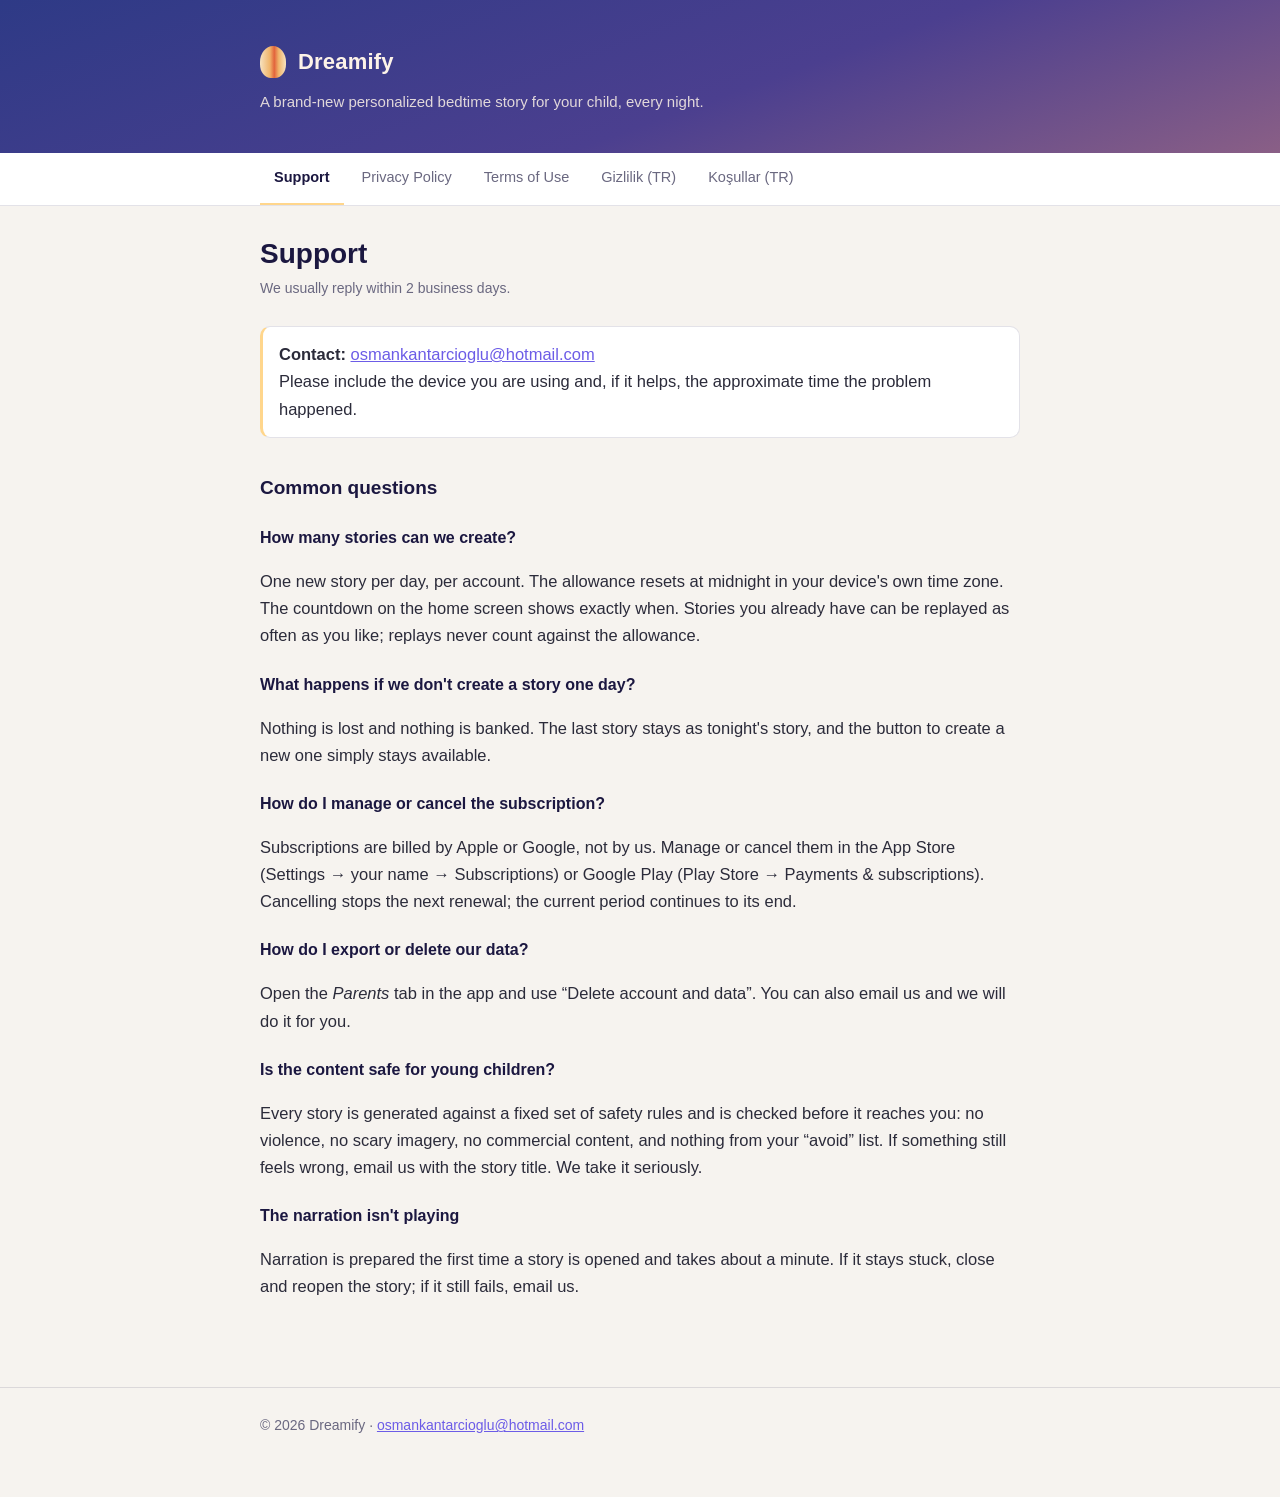
<file: index.html>
<!doctype html>
<html lang="en">
<head>
<meta charset="utf-8">
<meta name="viewport" content="width=device-width, initial-scale=1">
<title>Dreamify Support</title>
<link rel="stylesheet" href="style.css">
</head>
<body>
<header class="hero">
  <div class="wrap">
    <div class="brand"><span class="balloon"></span> Dreamify</div>
    <p>A brand-new personalized bedtime story for your child, every night.</p>
  </div>
</header>

<nav class="tabs"><div class="wrap">
  <a href="index.html" aria-current="page">Support</a>
  <a href="https://dreamifystories.com/privacy/">Privacy Policy</a>
  <a href="https://dreamifystories.com/terms/">Terms of Use</a>
  <a href="privacy-tr.html">Gizlilik (TR)</a>
  <a href="terms-tr.html">Koşullar (TR)</a>
</div></nav>

<main><div class="wrap">
  <h1>Support</h1>
  <p class="updated">We usually reply within 2 business days.</p>

  <div class="callout">
    <strong>Contact:</strong> <a href="mailto:osmankantarcioglu@hotmail.com">osmankantarcioglu@hotmail.com</a><br>
    Please include the device you are using and, if it helps, the approximate time the problem happened.
  </div>

  <h2>Common questions</h2>

  <h3>How many stories can we create?</h3>
  <p>One new story per day, per account. The allowance resets at midnight in your device's own time zone. The countdown on the home screen shows exactly when. Stories you already have can be replayed as often as you like; replays never count against the allowance.</p>

  <h3>What happens if we don't create a story one day?</h3>
  <p>Nothing is lost and nothing is banked. The last story stays as tonight's story, and the button to create a new one simply stays available.</p>

  <h3>How do I manage or cancel the subscription?</h3>
  <p>Subscriptions are billed by Apple or Google, not by us. Manage or cancel them in the App Store (Settings → your name → Subscriptions) or Google Play (Play Store → Payments &amp; subscriptions). Cancelling stops the next renewal; the current period continues to its end.</p>

  <h3>How do I export or delete our data?</h3>
  <p>Open the <em>Parents</em> tab in the app and use “Delete account and data”. You can also email us and we will do it for you.</p>

  <h3>Is the content safe for young children?</h3>
  <p>Every story is generated against a fixed set of safety rules and is checked before it reaches you: no violence, no scary imagery, no commercial content, and nothing from your “avoid” list. If something still feels wrong, email us with the story title. We take it seriously.</p>

  <h3>The narration isn't playing</h3>
  <p>Narration is prepared the first time a story is opened and takes about a minute. If it stays stuck, close and reopen the story; if it still fails, email us.</p>
</div></main>

<footer><div class="wrap">
  © 2026 Dreamify · <a href="mailto:osmankantarcioglu@hotmail.com">osmankantarcioglu@hotmail.com</a>
</div></footer>
</body>
</html>
</file>
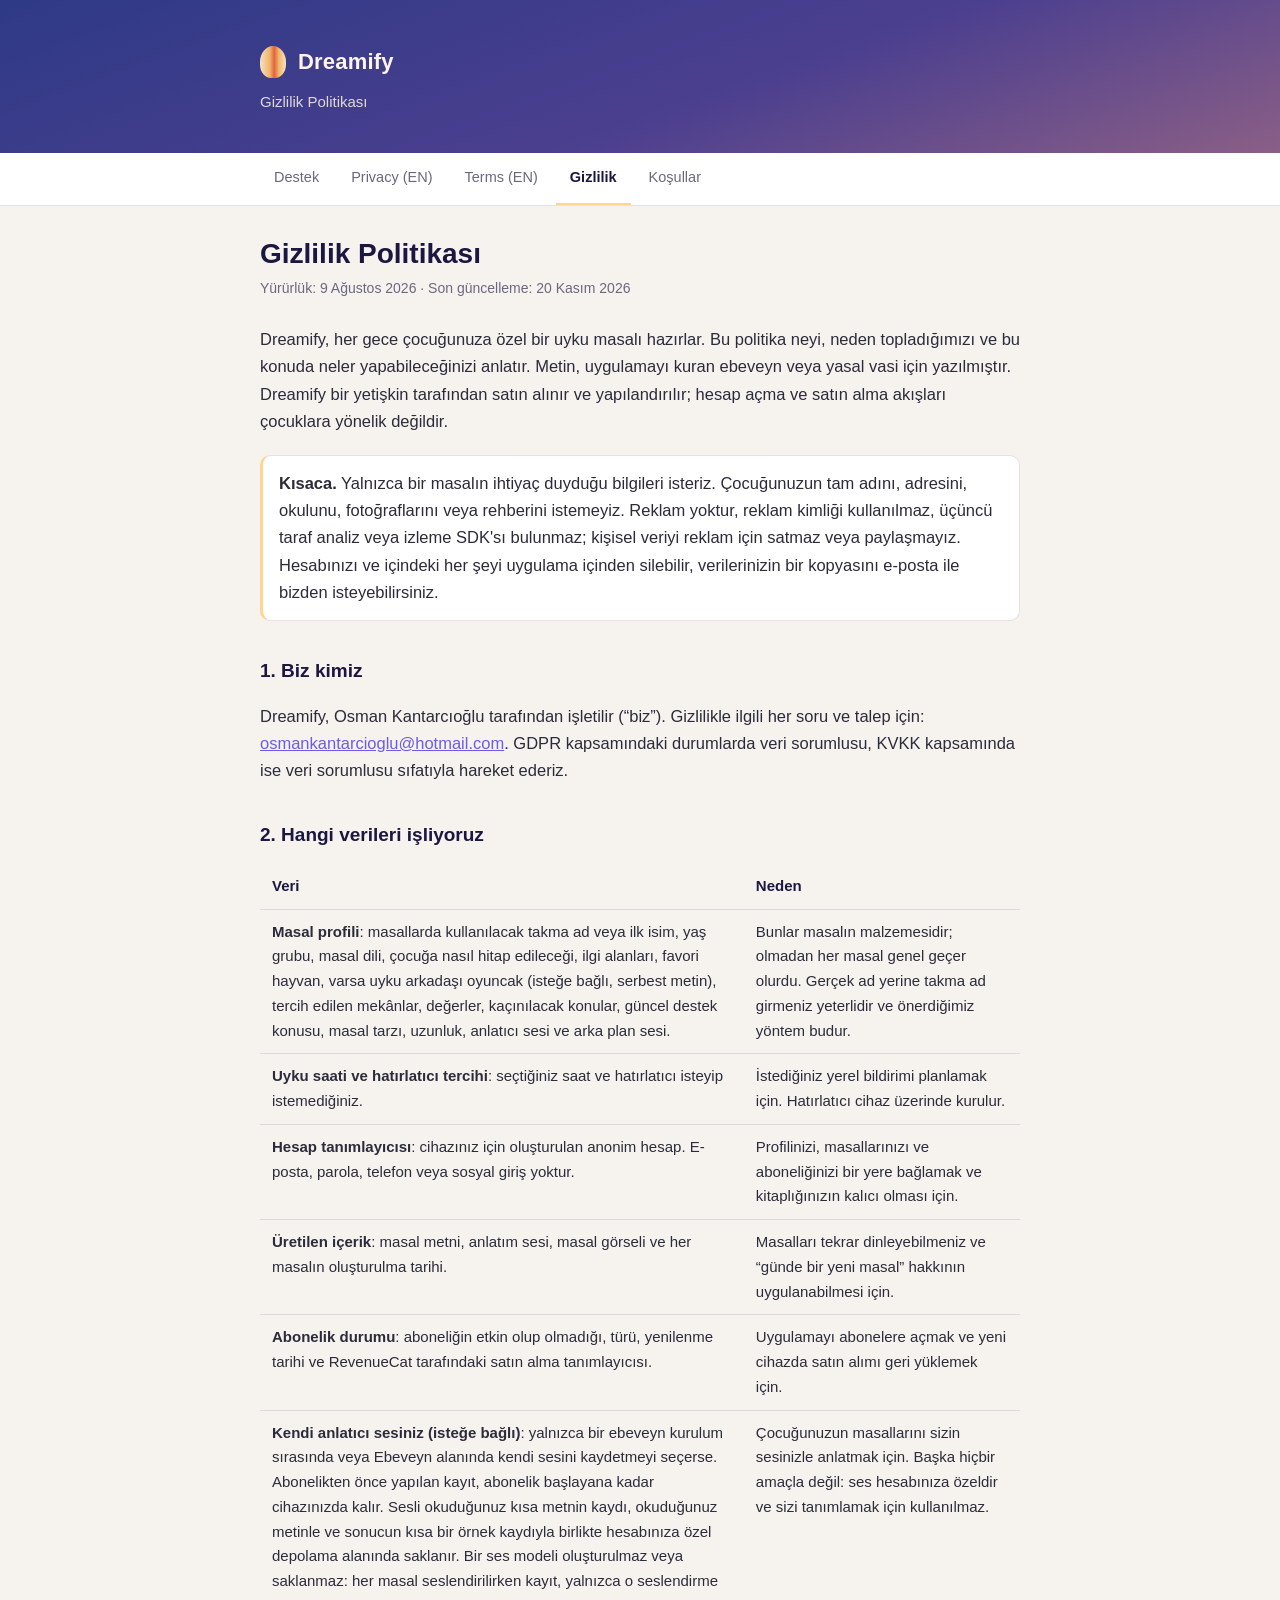
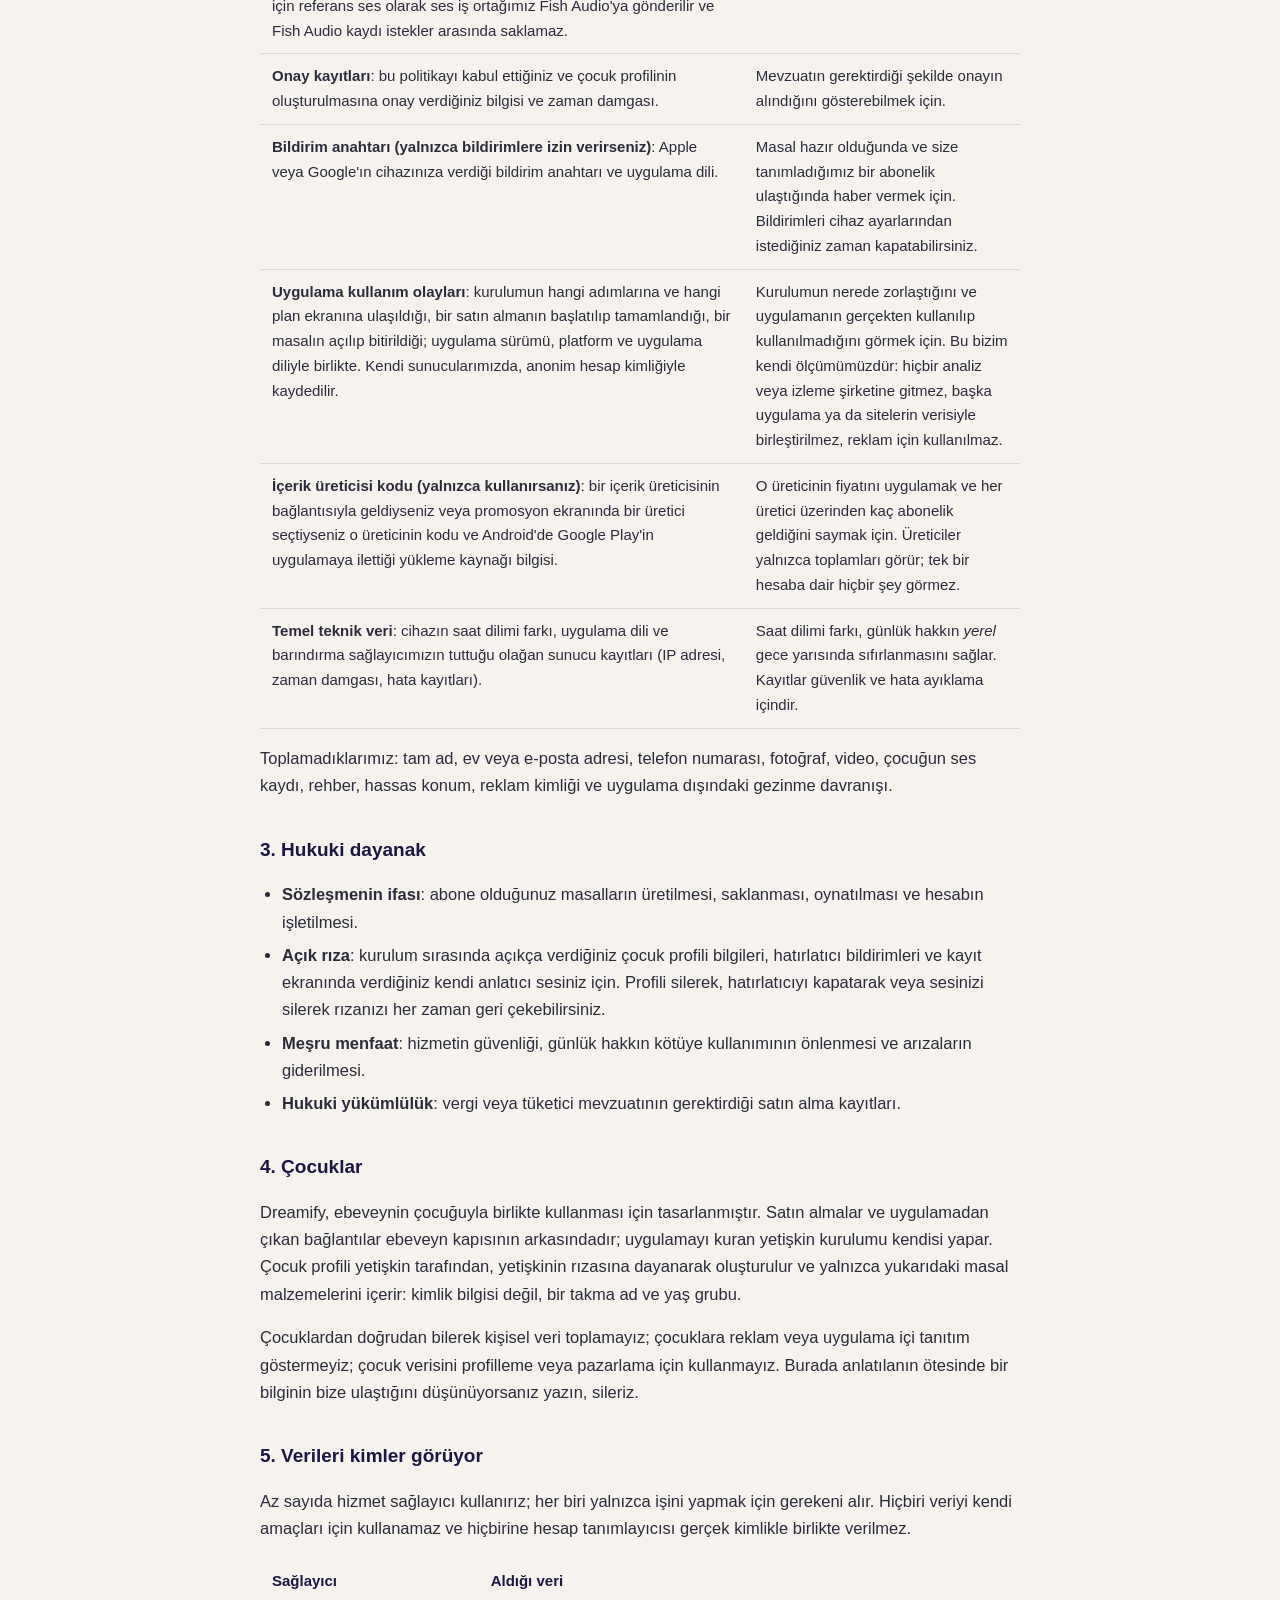
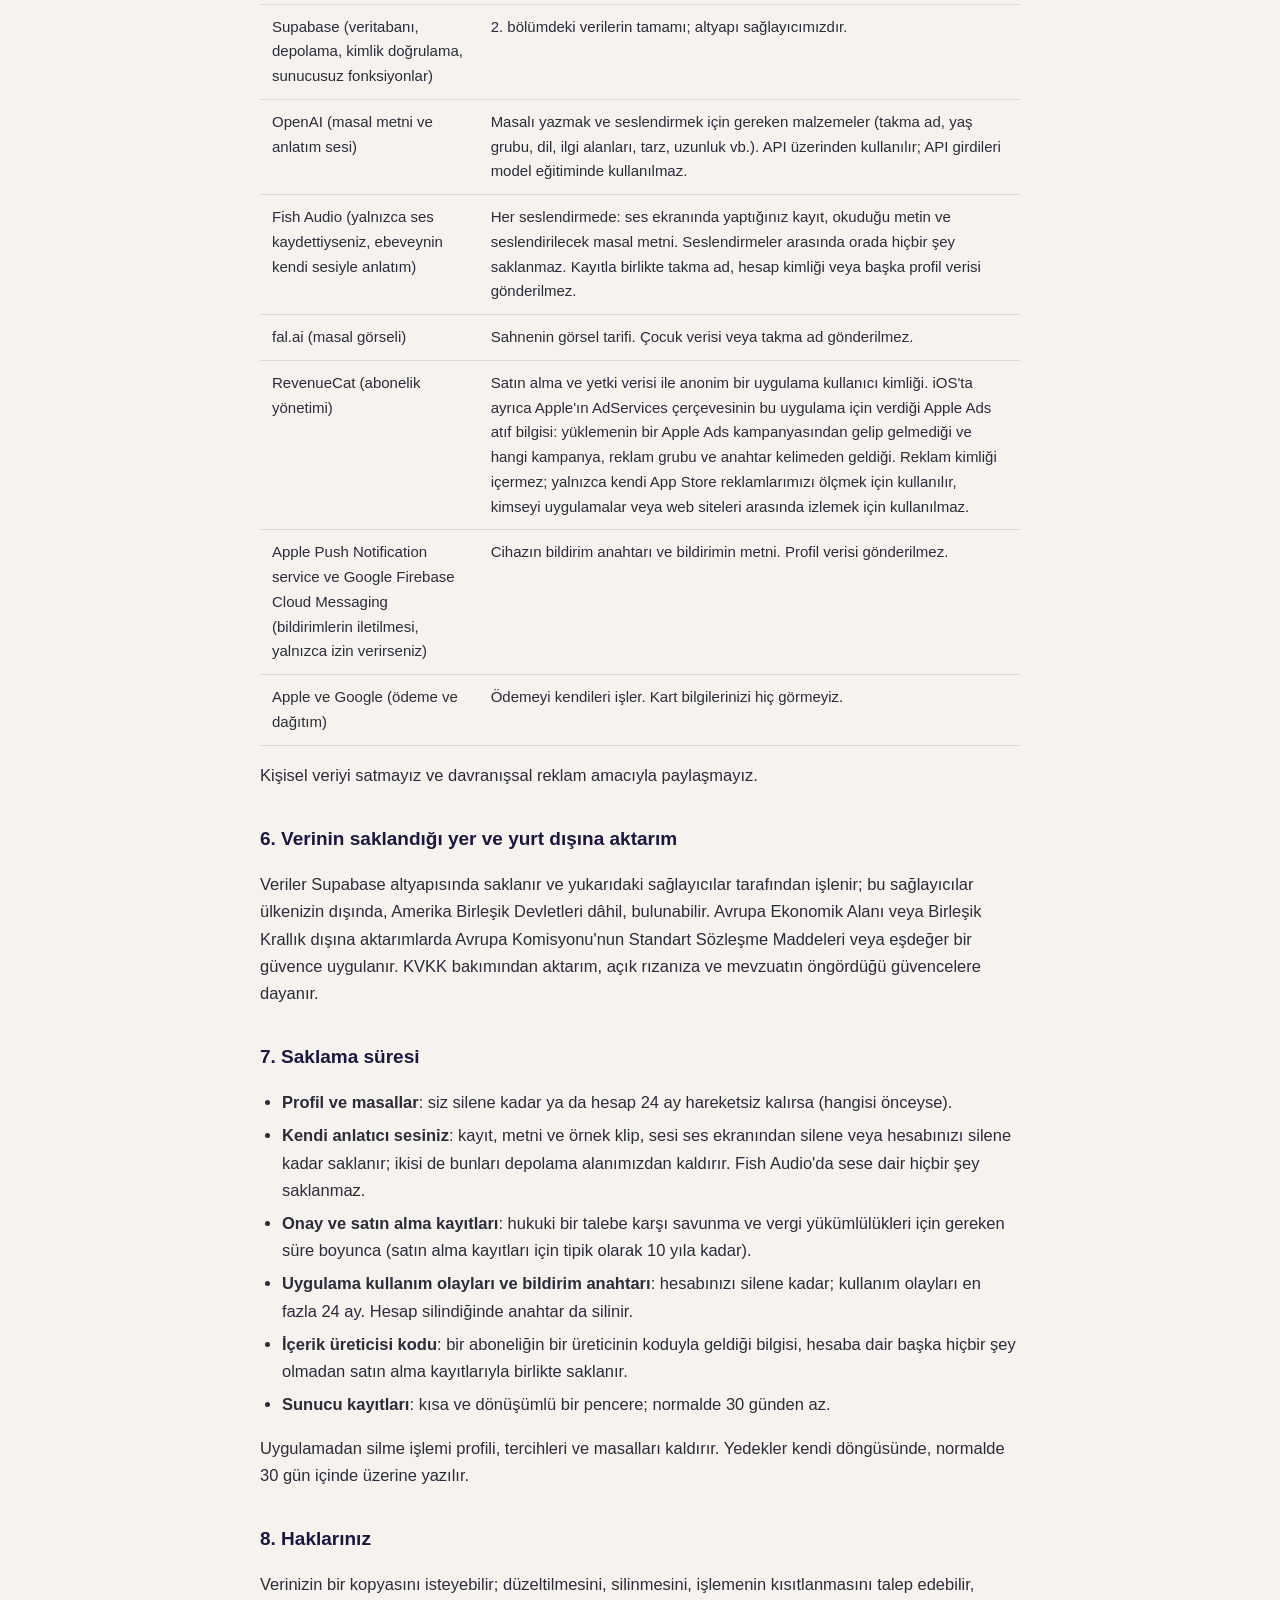
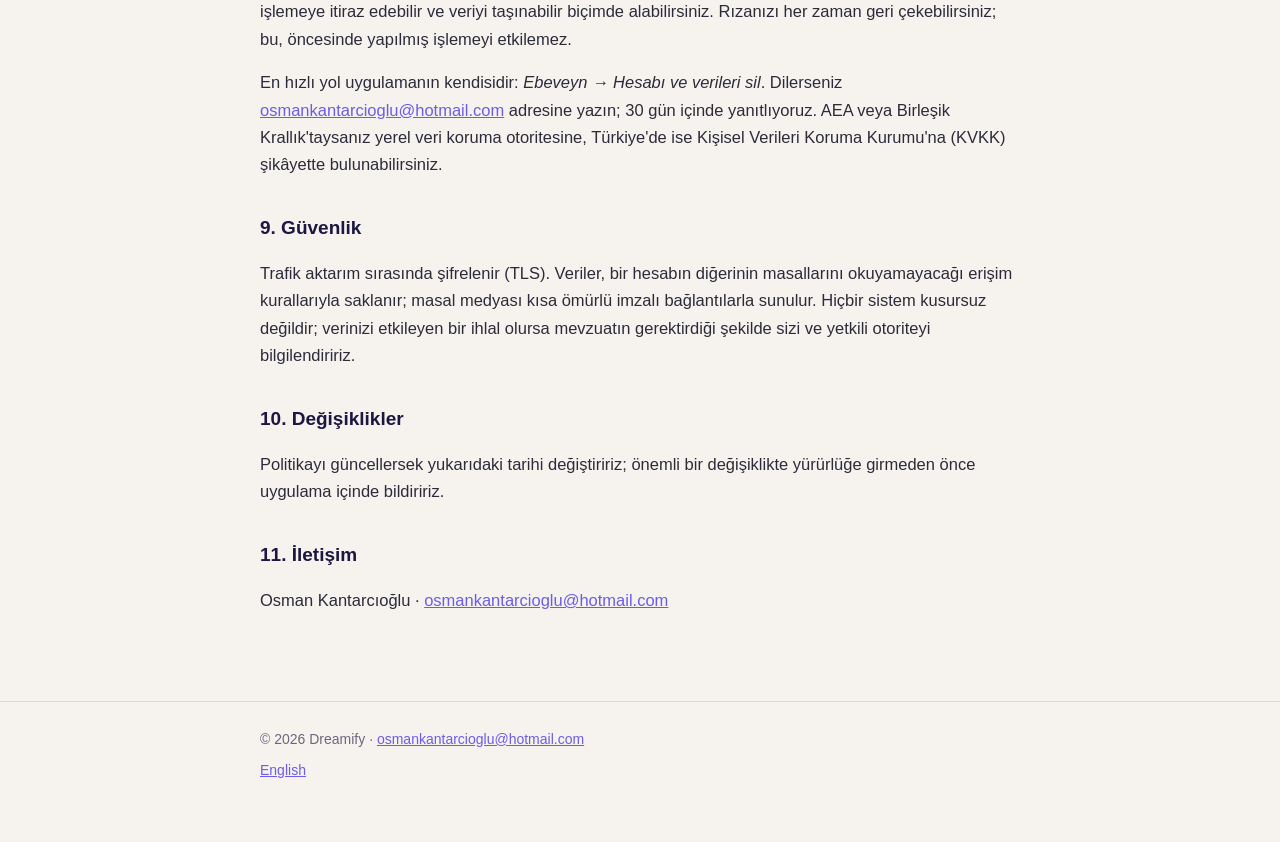
<file: privacy-tr.html>
<!doctype html>
<html lang="tr">
<head>
<meta charset="utf-8">
<meta name="viewport" content="width=device-width, initial-scale=1">
<title>Dreamify Gizlilik Politikası</title>
<link rel="stylesheet" href="style.css">
</head>
<body>
<header class="hero">
  <div class="wrap">
    <div class="brand"><span class="balloon"></span> Dreamify</div>
    <p>Gizlilik Politikası</p>
  </div>
</header>

<nav class="tabs"><div class="wrap">
  <a href="index.html">Destek</a>
  <a href="https://dreamifystories.com/privacy/">Privacy (EN)</a>
  <a href="https://dreamifystories.com/terms/">Terms (EN)</a>
  <a href="privacy-tr.html" aria-current="page">Gizlilik</a>
  <a href="terms-tr.html">Koşullar</a>
</div></nav>

<main><div class="wrap">
  <h1>Gizlilik Politikası</h1>
  <p class="updated">Yürürlük: 9 Ağustos 2026 · Son güncelleme: 20 Kasım 2026</p>

  <p>Dreamify, her gece çocuğunuza özel bir uyku masalı hazırlar. Bu politika neyi, neden topladığımızı ve bu konuda neler yapabileceğinizi anlatır. Metin, uygulamayı kuran ebeveyn veya yasal vasi için yazılmıştır. Dreamify bir yetişkin tarafından satın alınır ve yapılandırılır; hesap açma ve satın alma akışları çocuklara yönelik değildir.</p>

  <div class="callout">
    <strong>Kısaca.</strong> Yalnızca bir masalın ihtiyaç duyduğu bilgileri isteriz. Çocuğunuzun tam adını, adresini, okulunu, fotoğraflarını veya rehberini istemeyiz. Reklam yoktur, reklam kimliği kullanılmaz, üçüncü taraf analiz veya izleme SDK'sı bulunmaz; kişisel veriyi reklam için satmaz veya paylaşmayız. Hesabınızı ve içindeki her şeyi uygulama içinden silebilir, verilerinizin bir kopyasını e-posta ile bizden isteyebilirsiniz.
  </div>

  <h2>1. Biz kimiz</h2>
  <p>Dreamify, Osman Kantarcıoğlu tarafından işletilir (“biz”). Gizlilikle ilgili her soru ve talep için: <a href="mailto:osmankantarcioglu@hotmail.com">osmankantarcioglu@hotmail.com</a>. GDPR kapsamındaki durumlarda veri sorumlusu, KVKK kapsamında ise veri sorumlusu sıfatıyla hareket ederiz.</p>

  <h2>2. Hangi verileri işliyoruz</h2>
  <table>
    <tr><th>Veri</th><th>Neden</th></tr>
    <tr>
      <td><strong>Masal profili</strong>: masallarda kullanılacak takma ad veya ilk isim, yaş grubu, masal dili, çocuğa nasıl hitap edileceği, ilgi alanları, favori hayvan, varsa uyku arkadaşı oyuncak (isteğe bağlı, serbest metin), tercih edilen mekânlar, değerler, kaçınılacak konular, güncel destek konusu, masal tarzı, uzunluk, anlatıcı sesi ve arka plan sesi.</td>
      <td>Bunlar masalın malzemesidir; olmadan her masal genel geçer olurdu. Gerçek ad yerine takma ad girmeniz yeterlidir ve önerdiğimiz yöntem budur.</td>
    </tr>
    <tr>
      <td><strong>Uyku saati ve hatırlatıcı tercihi</strong>: seçtiğiniz saat ve hatırlatıcı isteyip istemediğiniz.</td>
      <td>İstediğiniz yerel bildirimi planlamak için. Hatırlatıcı cihaz üzerinde kurulur.</td>
    </tr>
    <tr>
      <td><strong>Hesap tanımlayıcısı</strong>: cihazınız için oluşturulan anonim hesap. E-posta, parola, telefon veya sosyal giriş yoktur.</td>
      <td>Profilinizi, masallarınızı ve aboneliğinizi bir yere bağlamak ve kitaplığınızın kalıcı olması için.</td>
    </tr>
    <tr>
      <td><strong>Üretilen içerik</strong>: masal metni, anlatım sesi, masal görseli ve her masalın oluşturulma tarihi.</td>
      <td>Masalları tekrar dinleyebilmeniz ve “günde bir yeni masal” hakkının uygulanabilmesi için.</td>
    </tr>
    <tr>
      <td><strong>Abonelik durumu</strong>: aboneliğin etkin olup olmadığı, türü, yenilenme tarihi ve RevenueCat tarafındaki satın alma tanımlayıcısı.</td>
      <td>Uygulamayı abonelere açmak ve yeni cihazda satın alımı geri yüklemek için.</td>
    </tr>
    <tr>
      <td><strong>Kendi anlatıcı sesiniz (isteğe bağlı)</strong>: yalnızca bir ebeveyn kurulum sırasında veya Ebeveyn alanında kendi sesini kaydetmeyi seçerse. Abonelikten önce yapılan kayıt, abonelik başlayana kadar cihazınızda kalır. Sesli okuduğunuz kısa metnin kaydı, okuduğunuz metinle ve sonucun kısa bir örnek kaydıyla birlikte hesabınıza özel depolama alanında saklanır. Bir ses modeli oluşturulmaz veya saklanmaz: her masal seslendirilirken kayıt, yalnızca o seslendirme için referans ses olarak ses iş ortağımız Fish Audio'ya gönderilir ve Fish Audio kaydı istekler arasında saklamaz.</td>
      <td>Çocuğunuzun masallarını sizin sesinizle anlatmak için. Başka hiçbir amaçla değil: ses hesabınıza özeldir ve sizi tanımlamak için kullanılmaz.</td>
    </tr>
    <tr>
      <td><strong>Onay kayıtları</strong>: bu politikayı kabul ettiğiniz ve çocuk profilinin oluşturulmasına onay verdiğiniz bilgisi ve zaman damgası.</td>
      <td>Mevzuatın gerektirdiği şekilde onayın alındığını gösterebilmek için.</td>
    </tr>
    <tr>
    <td><strong>Bildirim anahtarı (yalnızca bildirimlere izin verirseniz)</strong>: Apple veya Google'ın cihazınıza verdiği bildirim anahtarı ve uygulama dili.</td>
    <td>Masal hazır olduğunda ve size tanımladığımız bir abonelik ulaştığında haber vermek için. Bildirimleri cihaz ayarlarından istediğiniz zaman kapatabilirsiniz.</td>
    </tr>
    <tr>
    <td><strong>Uygulama kullanım olayları</strong>: kurulumun hangi adımlarına ve hangi plan ekranına ulaşıldığı, bir satın almanın başlatılıp tamamlandığı, bir masalın açılıp bitirildiği; uygulama sürümü, platform ve uygulama diliyle birlikte. Kendi sunucularımızda, anonim hesap kimliğiyle kaydedilir.</td>
    <td>Kurulumun nerede zorlaştığını ve uygulamanın gerçekten kullanılıp kullanılmadığını görmek için. Bu bizim kendi ölçümümüzdür: hiçbir analiz veya izleme şirketine gitmez, başka uygulama ya da sitelerin verisiyle birleştirilmez, reklam için kullanılmaz.</td>
    </tr>
    <tr>
    <td><strong>İçerik üreticisi kodu (yalnızca kullanırsanız)</strong>: bir içerik üreticisinin bağlantısıyla geldiyseniz veya promosyon ekranında bir üretici seçtiyseniz o üreticinin kodu ve Android'de Google Play'in uygulamaya ilettiği yükleme kaynağı bilgisi.</td>
    <td>O üreticinin fiyatını uygulamak ve her üretici üzerinden kaç abonelik geldiğini saymak için. Üreticiler yalnızca toplamları görür; tek bir hesaba dair hiçbir şey görmez.</td>
    </tr>
    <tr>
      <td><strong>Temel teknik veri</strong>: cihazın saat dilimi farkı, uygulama dili ve barındırma sağlayıcımızın tuttuğu olağan sunucu kayıtları (IP adresi, zaman damgası, hata kayıtları).</td>
      <td>Saat dilimi farkı, günlük hakkın <em>yerel</em> gece yarısında sıfırlanmasını sağlar. Kayıtlar güvenlik ve hata ayıklama içindir.</td>
    </tr>
  </table>

  <p>Toplamadıklarımız: tam ad, ev veya e-posta adresi, telefon numarası, fotoğraf, video, çocuğun ses kaydı, rehber, hassas konum, reklam kimliği ve uygulama dışındaki gezinme davranışı.</p>

  <h2>3. Hukuki dayanak</h2>
  <ul>
    <li><strong>Sözleşmenin ifası</strong>: abone olduğunuz masalların üretilmesi, saklanması, oynatılması ve hesabın işletilmesi.</li>
    <li><strong>Açık rıza</strong>: kurulum sırasında açıkça verdiğiniz çocuk profili bilgileri, hatırlatıcı bildirimleri ve kayıt ekranında verdiğiniz kendi anlatıcı sesiniz için. Profili silerek, hatırlatıcıyı kapatarak veya sesinizi silerek rızanızı her zaman geri çekebilirsiniz.</li>
    <li><strong>Meşru menfaat</strong>: hizmetin güvenliği, günlük hakkın kötüye kullanımının önlenmesi ve arızaların giderilmesi.</li>
    <li><strong>Hukuki yükümlülük</strong>: vergi veya tüketici mevzuatının gerektirdiği satın alma kayıtları.</li>
  </ul>

  <h2>4. Çocuklar</h2>
  <p>Dreamify, ebeveynin çocuğuyla birlikte kullanması için tasarlanmıştır. Satın almalar ve uygulamadan çıkan bağlantılar ebeveyn kapısının arkasındadır; uygulamayı kuran yetişkin kurulumu kendisi yapar. Çocuk profili yetişkin tarafından, yetişkinin rızasına dayanarak oluşturulur ve yalnızca yukarıdaki masal malzemelerini içerir: kimlik bilgisi değil, bir takma ad ve yaş grubu.</p>
  <p>Çocuklardan doğrudan bilerek kişisel veri toplamayız; çocuklara reklam veya uygulama içi tanıtım göstermeyiz; çocuk verisini profilleme veya pazarlama için kullanmayız. Burada anlatılanın ötesinde bir bilginin bize ulaştığını düşünüyorsanız yazın, sileriz.</p>

  <h2>5. Verileri kimler görüyor</h2>
  <p>Az sayıda hizmet sağlayıcı kullanırız; her biri yalnızca işini yapmak için gerekeni alır. Hiçbiri veriyi kendi amaçları için kullanamaz ve hiçbirine hesap tanımlayıcısı gerçek kimlikle birlikte verilmez.</p>
  <table>
    <tr><th>Sağlayıcı</th><th>Aldığı veri</th></tr>
    <tr><td>Supabase (veritabanı, depolama, kimlik doğrulama, sunucusuz fonksiyonlar)</td><td>2. bölümdeki verilerin tamamı; altyapı sağlayıcımızdır.</td></tr>
    <tr><td>OpenAI (masal metni ve anlatım sesi)</td><td>Masalı yazmak ve seslendirmek için gereken malzemeler (takma ad, yaş grubu, dil, ilgi alanları, tarz, uzunluk vb.). API üzerinden kullanılır; API girdileri model eğitiminde kullanılmaz.</td></tr>
    <tr><td>Fish Audio (yalnızca ses kaydettiyseniz, ebeveynin kendi sesiyle anlatım)</td><td>Her seslendirmede: ses ekranında yaptığınız kayıt, okuduğu metin ve seslendirilecek masal metni. Seslendirmeler arasında orada hiçbir şey saklanmaz. Kayıtla birlikte takma ad, hesap kimliği veya başka profil verisi gönderilmez.</td></tr>
    <tr><td>fal.ai (masal görseli)</td><td>Sahnenin görsel tarifi. Çocuk verisi veya takma ad gönderilmez.</td></tr>
    <tr><td>RevenueCat (abonelik yönetimi)</td><td>Satın alma ve yetki verisi ile anonim bir uygulama kullanıcı kimliği. iOS'ta ayrıca Apple'ın AdServices çerçevesinin bu uygulama için verdiği Apple Ads atıf bilgisi: yüklemenin bir Apple Ads kampanyasından gelip gelmediği ve hangi kampanya, reklam grubu ve anahtar kelimeden geldiği. Reklam kimliği içermez; yalnızca kendi App Store reklamlarımızı ölçmek için kullanılır, kimseyi uygulamalar veya web siteleri arasında izlemek için kullanılmaz.</td></tr>
    <tr><td>Apple Push Notification service ve Google Firebase Cloud Messaging (bildirimlerin iletilmesi, yalnızca izin verirseniz)</td><td>Cihazın bildirim anahtarı ve bildirimin metni. Profil verisi gönderilmez.</td></tr>
    <tr><td>Apple ve Google (ödeme ve dağıtım)</td><td>Ödemeyi kendileri işler. Kart bilgilerinizi hiç görmeyiz.</td></tr>
  </table>
  <p>Kişisel veriyi satmayız ve davranışsal reklam amacıyla paylaşmayız.</p>

  <h2>6. Verinin saklandığı yer ve yurt dışına aktarım</h2>
  <p>Veriler Supabase altyapısında saklanır ve yukarıdaki sağlayıcılar tarafından işlenir; bu sağlayıcılar ülkenizin dışında, Amerika Birleşik Devletleri dâhil, bulunabilir. Avrupa Ekonomik Alanı veya Birleşik Krallık dışına aktarımlarda Avrupa Komisyonu'nun Standart Sözleşme Maddeleri veya eşdeğer bir güvence uygulanır. KVKK bakımından aktarım, açık rızanıza ve mevzuatın öngördüğü güvencelere dayanır.</p>

  <h2>7. Saklama süresi</h2>
  <ul>
    <li><strong>Profil ve masallar</strong>: siz silene kadar ya da hesap 24 ay hareketsiz kalırsa (hangisi önceyse).</li>
    <li><strong>Kendi anlatıcı sesiniz</strong>: kayıt, metni ve örnek klip, sesi ses ekranından silene veya hesabınızı silene kadar saklanır; ikisi de bunları depolama alanımızdan kaldırır. Fish Audio'da sese dair hiçbir şey saklanmaz.</li>
    <li><strong>Onay ve satın alma kayıtları</strong>: hukuki bir talebe karşı savunma ve vergi yükümlülükleri için gereken süre boyunca (satın alma kayıtları için tipik olarak 10 yıla kadar).</li>
    <li><strong>Uygulama kullanım olayları ve bildirim anahtarı</strong>: hesabınızı silene kadar; kullanım olayları en fazla 24 ay. Hesap silindiğinde anahtar da silinir.</li>
    <li><strong>İçerik üreticisi kodu</strong>: bir aboneliğin bir üreticinin koduyla geldiği bilgisi, hesaba dair başka hiçbir şey olmadan satın alma kayıtlarıyla birlikte saklanır.</li>
    <li><strong>Sunucu kayıtları</strong>: kısa ve dönüşümlü bir pencere; normalde 30 günden az.</li>
  </ul>
  <p>Uygulamadan silme işlemi profili, tercihleri ve masalları kaldırır. Yedekler kendi döngüsünde, normalde 30 gün içinde üzerine yazılır.</p>

  <h2>8. Haklarınız</h2>
  <p>Verinizin bir kopyasını isteyebilir; düzeltilmesini, silinmesini, işlemenin kısıtlanmasını talep edebilir, işlemeye itiraz edebilir ve veriyi taşınabilir biçimde alabilirsiniz. Rızanızı her zaman geri çekebilirsiniz; bu, öncesinde yapılmış işlemeyi etkilemez.</p>
  <p>En hızlı yol uygulamanın kendisidir: <em>Ebeveyn → Hesabı ve verileri sil</em>. Dilerseniz <a href="mailto:osmankantarcioglu@hotmail.com">osmankantarcioglu@hotmail.com</a> adresine yazın; 30 gün içinde yanıtlıyoruz. AEA veya Birleşik Krallık'taysanız yerel veri koruma otoritesine, Türkiye'de ise Kişisel Verileri Koruma Kurumu'na (KVKK) şikâyette bulunabilirsiniz.</p>

  <h2>9. Güvenlik</h2>
  <p>Trafik aktarım sırasında şifrelenir (TLS). Veriler, bir hesabın diğerinin masallarını okuyamayacağı erişim kurallarıyla saklanır; masal medyası kısa ömürlü imzalı bağlantılarla sunulur. Hiçbir sistem kusursuz değildir; verinizi etkileyen bir ihlal olursa mevzuatın gerektirdiği şekilde sizi ve yetkili otoriteyi bilgilendiririz.</p>

  <h2>10. Değişiklikler</h2>
  <p>Politikayı güncellersek yukarıdaki tarihi değiştiririz; önemli bir değişiklikte yürürlüğe girmeden önce uygulama içinde bildiririz.</p>

  <h2>11. İletişim</h2>
  <p>Osman Kantarcıoğlu · <a href="mailto:osmankantarcioglu@hotmail.com">osmankantarcioglu@hotmail.com</a></p>
</div></main>

<footer><div class="wrap">
  © 2026 Dreamify · <a href="mailto:osmankantarcioglu@hotmail.com">osmankantarcioglu@hotmail.com</a>
  <div class="lang"><a href="privacy.html">English</a></div>
</div></footer>
</body>
</html>
</file>
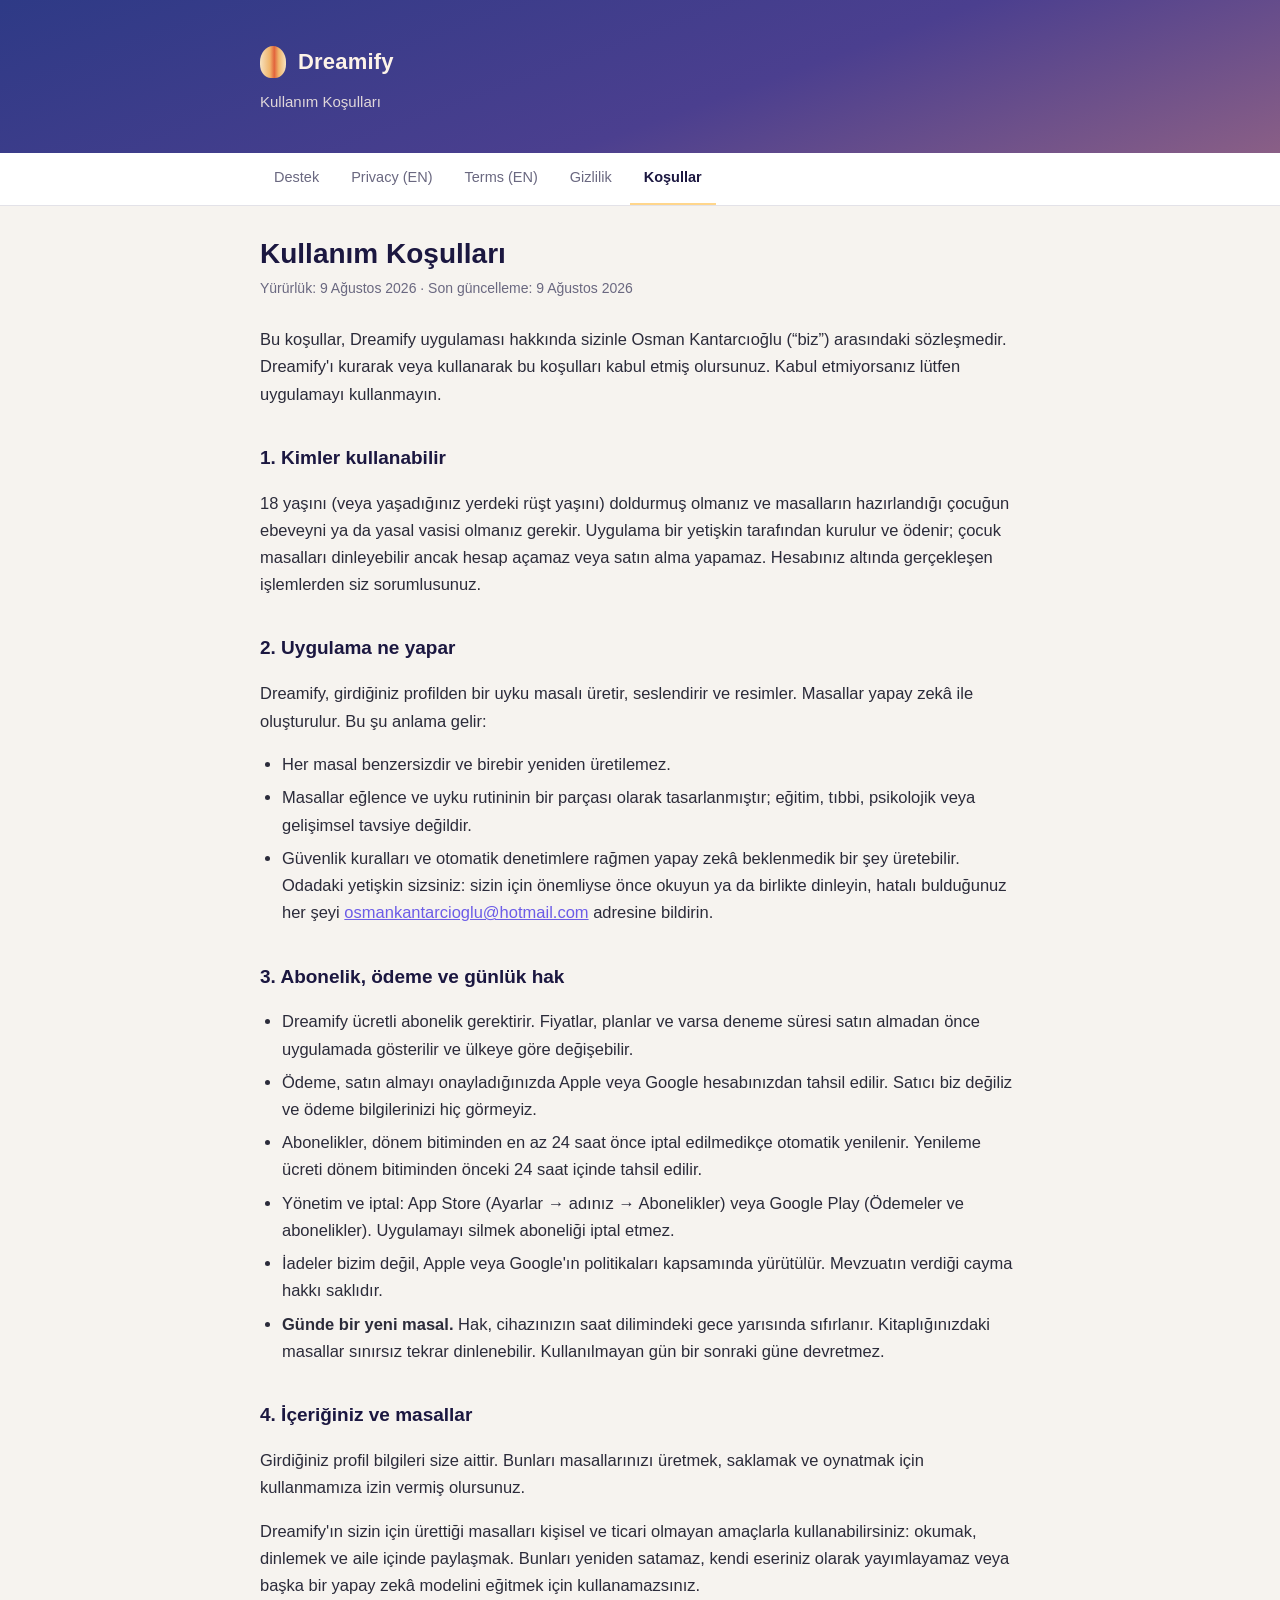
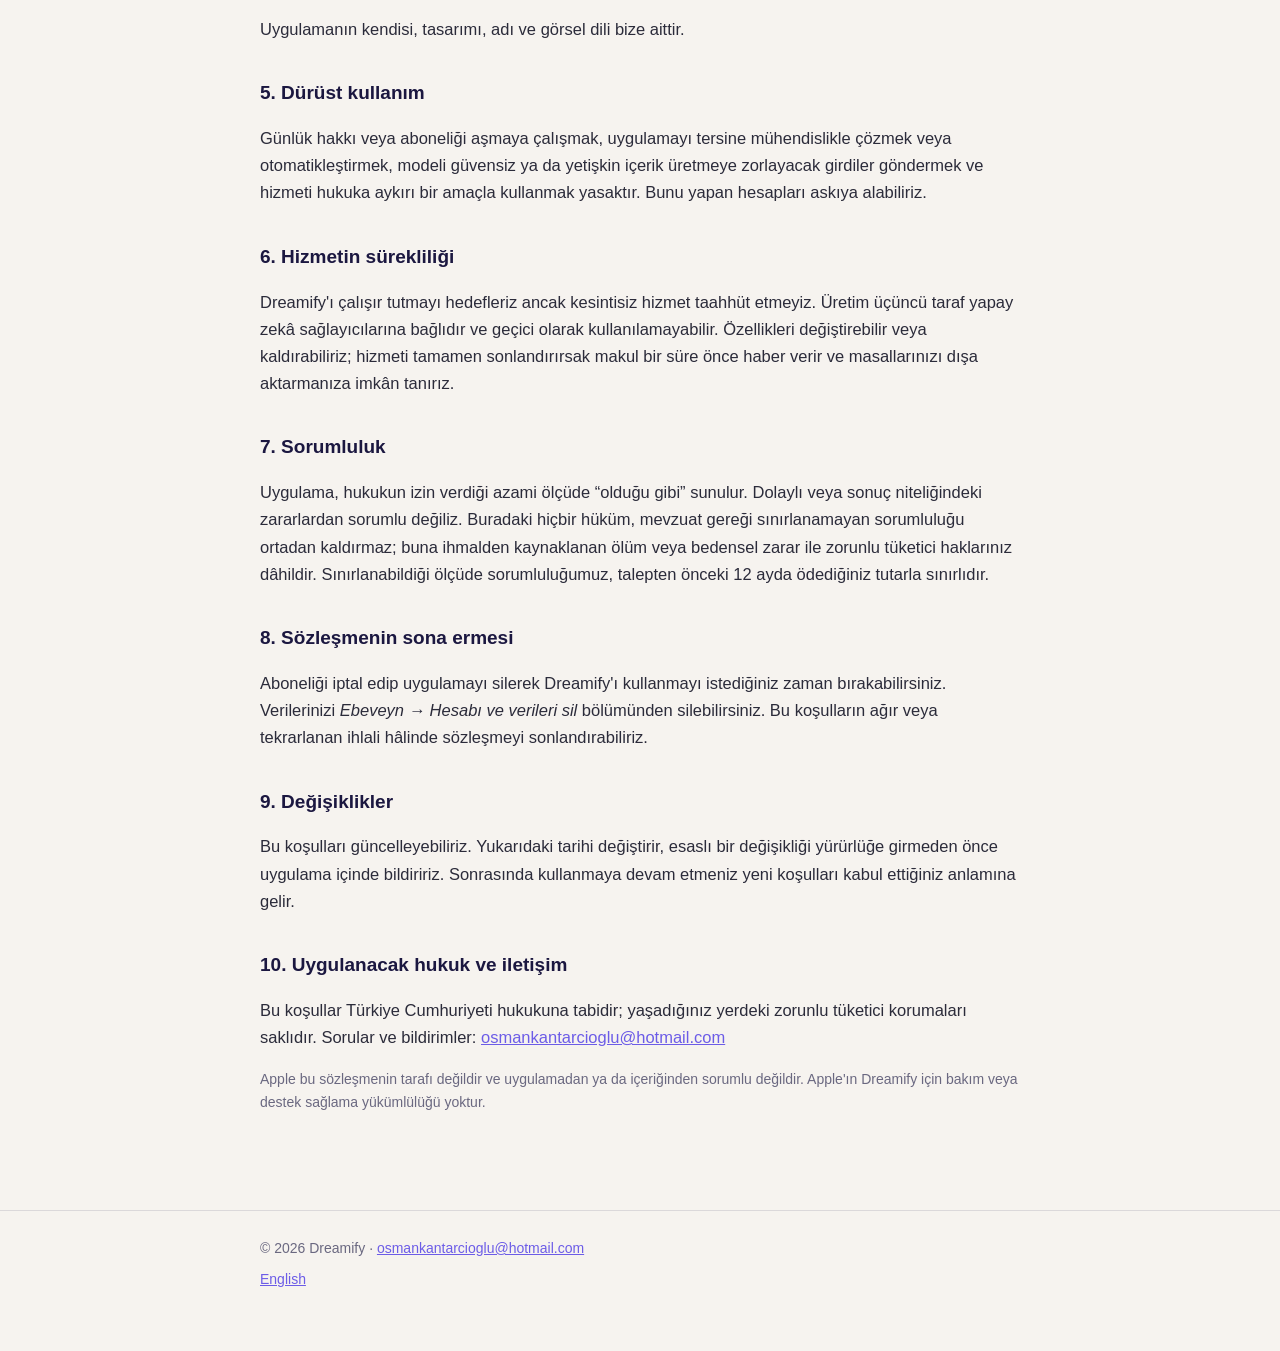
<file: terms-tr.html>
<!doctype html>
<html lang="tr">
<head>
<meta charset="utf-8">
<meta name="viewport" content="width=device-width, initial-scale=1">
<title>Dreamify Kullanım Koşulları</title>
<link rel="stylesheet" href="style.css">
</head>
<body>
<header class="hero">
  <div class="wrap">
    <div class="brand"><span class="balloon"></span> Dreamify</div>
    <p>Kullanım Koşulları</p>
  </div>
</header>

<nav class="tabs"><div class="wrap">
  <a href="index.html">Destek</a>
  <a href="https://dreamifystories.com/privacy/">Privacy (EN)</a>
  <a href="https://dreamifystories.com/terms/">Terms (EN)</a>
  <a href="privacy-tr.html">Gizlilik</a>
  <a href="terms-tr.html" aria-current="page">Koşullar</a>
</div></nav>

<main><div class="wrap">
  <h1>Kullanım Koşulları</h1>
  <p class="updated">Yürürlük: 9 Ağustos 2026 · Son güncelleme: 9 Ağustos 2026</p>

  <p>Bu koşullar, Dreamify uygulaması hakkında sizinle Osman Kantarcıoğlu (“biz”) arasındaki sözleşmedir. Dreamify'ı kurarak veya kullanarak bu koşulları kabul etmiş olursunuz. Kabul etmiyorsanız lütfen uygulamayı kullanmayın.</p>

  <h2>1. Kimler kullanabilir</h2>
  <p>18 yaşını (veya yaşadığınız yerdeki rüşt yaşını) doldurmuş olmanız ve masalların hazırlandığı çocuğun ebeveyni ya da yasal vasisi olmanız gerekir. Uygulama bir yetişkin tarafından kurulur ve ödenir; çocuk masalları dinleyebilir ancak hesap açamaz veya satın alma yapamaz. Hesabınız altında gerçekleşen işlemlerden siz sorumlusunuz.</p>

  <h2>2. Uygulama ne yapar</h2>
  <p>Dreamify, girdiğiniz profilden bir uyku masalı üretir, seslendirir ve resimler. Masallar yapay zekâ ile oluşturulur. Bu şu anlama gelir:</p>
  <ul>
    <li>Her masal benzersizdir ve birebir yeniden üretilemez.</li>
    <li>Masallar eğlence ve uyku rutininin bir parçası olarak tasarlanmıştır; eğitim, tıbbi, psikolojik veya gelişimsel tavsiye değildir.</li>
    <li>Güvenlik kuralları ve otomatik denetimlere rağmen yapay zekâ beklenmedik bir şey üretebilir. Odadaki yetişkin sizsiniz: sizin için önemliyse önce okuyun ya da birlikte dinleyin, hatalı bulduğunuz her şeyi <a href="mailto:osmankantarcioglu@hotmail.com">osmankantarcioglu@hotmail.com</a> adresine bildirin.</li>
  </ul>

  <h2>3. Abonelik, ödeme ve günlük hak</h2>
  <ul>
    <li>Dreamify ücretli abonelik gerektirir. Fiyatlar, planlar ve varsa deneme süresi satın almadan önce uygulamada gösterilir ve ülkeye göre değişebilir.</li>
    <li>Ödeme, satın almayı onayladığınızda Apple veya Google hesabınızdan tahsil edilir. Satıcı biz değiliz ve ödeme bilgilerinizi hiç görmeyiz.</li>
    <li>Abonelikler, dönem bitiminden en az 24 saat önce iptal edilmedikçe otomatik yenilenir. Yenileme ücreti dönem bitiminden önceki 24 saat içinde tahsil edilir.</li>
    <li>Yönetim ve iptal: App Store (Ayarlar → adınız → Abonelikler) veya Google Play (Ödemeler ve abonelikler). Uygulamayı silmek aboneliği iptal etmez.</li>
    <li>İadeler bizim değil, Apple veya Google'ın politikaları kapsamında yürütülür. Mevzuatın verdiği cayma hakkı saklıdır.</li>
    <li><strong>Günde bir yeni masal.</strong> Hak, cihazınızın saat dilimindeki gece yarısında sıfırlanır. Kitaplığınızdaki masallar sınırsız tekrar dinlenebilir. Kullanılmayan gün bir sonraki güne devretmez.</li>
  </ul>

  <h2>4. İçeriğiniz ve masallar</h2>
  <p>Girdiğiniz profil bilgileri size aittir. Bunları masallarınızı üretmek, saklamak ve oynatmak için kullanmamıza izin vermiş olursunuz.</p>
  <p>Dreamify'ın sizin için ürettiği masalları kişisel ve ticari olmayan amaçlarla kullanabilirsiniz: okumak, dinlemek ve aile içinde paylaşmak. Bunları yeniden satamaz, kendi eseriniz olarak yayımlayamaz veya başka bir yapay zekâ modelini eğitmek için kullanamazsınız.</p>
  <p>Uygulamanın kendisi, tasarımı, adı ve görsel dili bize aittir.</p>

  <h2>5. Dürüst kullanım</h2>
  <p>Günlük hakkı veya aboneliği aşmaya çalışmak, uygulamayı tersine mühendislikle çözmek veya otomatikleştirmek, modeli güvensiz ya da yetişkin içerik üretmeye zorlayacak girdiler göndermek ve hizmeti hukuka aykırı bir amaçla kullanmak yasaktır. Bunu yapan hesapları askıya alabiliriz.</p>

  <h2>6. Hizmetin sürekliliği</h2>
  <p>Dreamify'ı çalışır tutmayı hedefleriz ancak kesintisiz hizmet taahhüt etmeyiz. Üretim üçüncü taraf yapay zekâ sağlayıcılarına bağlıdır ve geçici olarak kullanılamayabilir. Özellikleri değiştirebilir veya kaldırabiliriz; hizmeti tamamen sonlandırırsak makul bir süre önce haber verir ve masallarınızı dışa aktarmanıza imkân tanırız.</p>

  <h2>7. Sorumluluk</h2>
  <p>Uygulama, hukukun izin verdiği azami ölçüde “olduğu gibi” sunulur. Dolaylı veya sonuç niteliğindeki zararlardan sorumlu değiliz. Buradaki hiçbir hüküm, mevzuat gereği sınırlanamayan sorumluluğu ortadan kaldırmaz; buna ihmalden kaynaklanan ölüm veya bedensel zarar ile zorunlu tüketici haklarınız dâhildir. Sınırlanabildiği ölçüde sorumluluğumuz, talepten önceki 12 ayda ödediğiniz tutarla sınırlıdır.</p>

  <h2>8. Sözleşmenin sona ermesi</h2>
  <p>Aboneliği iptal edip uygulamayı silerek Dreamify'ı kullanmayı istediğiniz zaman bırakabilirsiniz. Verilerinizi <em>Ebeveyn → Hesabı ve verileri sil</em> bölümünden silebilirsiniz. Bu koşulların ağır veya tekrarlanan ihlali hâlinde sözleşmeyi sonlandırabiliriz.</p>

  <h2>9. Değişiklikler</h2>
  <p>Bu koşulları güncelleyebiliriz. Yukarıdaki tarihi değiştirir, esaslı bir değişikliği yürürlüğe girmeden önce uygulama içinde bildiririz. Sonrasında kullanmaya devam etmeniz yeni koşulları kabul ettiğiniz anlamına gelir.</p>

  <h2>10. Uygulanacak hukuk ve iletişim</h2>
  <p>Bu koşullar Türkiye Cumhuriyeti hukukuna tabidir; yaşadığınız yerdeki zorunlu tüketici korumaları saklıdır. Sorular ve bildirimler: <a href="mailto:osmankantarcioglu@hotmail.com">osmankantarcioglu@hotmail.com</a></p>

  <p class="updated">Apple bu sözleşmenin tarafı değildir ve uygulamadan ya da içeriğinden sorumlu değildir. Apple'ın Dreamify için bakım veya destek sağlama yükümlülüğü yoktur.</p>
</div></main>

<footer><div class="wrap">
  © 2026 Dreamify · <a href="mailto:osmankantarcioglu@hotmail.com">osmankantarcioglu@hotmail.com</a>
  <div class="lang"><a href="https://dreamifystories.com/terms/">English</a></div>
</div></footer>
</body>
</html>
</file>
<file: style.css>
/* Dreamify legal pages — self-contained, no external fonts or scripts. */
:root {
  --ink: #1b1740;
  --indigo: #2e3a86;
  --cream: #fdf3e8;
  --gold: #ffd68c;
  --body: #2b2b3a;
  --muted: #6a6880;
  --line: rgba(27, 23, 64, 0.12);
  --card: #ffffff;
  --bg: #f6f3ef;
}

@media (prefers-color-scheme: dark) {
  :root {
    --body: #e8e4f2;
    --muted: #a29fb8;
    --line: rgba(253, 243, 232, 0.16);
    --card: #1a1636;
    --bg: #100d26;
    --ink: #fdf3e8;
  }
}

* { box-sizing: border-box; }

body {
  margin: 0;
  background: var(--bg);
  color: var(--body);
  font-family: -apple-system, BlinkMacSystemFont, "Segoe UI", Roboto, Helvetica, Arial, sans-serif;
  font-size: 16.5px;
  line-height: 1.65;
}

header.hero {
  background: linear-gradient(160deg, #2e3a86 0%, #4b3f8f 58%, #8a5f86 100%);
  color: var(--cream);
  padding: 44px 22px 38px;
}

.wrap { max-width: 760px; margin: 0 auto; }

.brand {
  display: flex;
  align-items: center;
  gap: 12px;
  font-size: 22px;
  font-weight: 600;
  letter-spacing: 0.2px;
}

.brand .balloon {
  display: inline-block;
  width: 26px;
  height: 32px;
  border-radius: 50% 50% 42% 42%;
  background: linear-gradient(90deg, #f7e2c0 0%, #f0b46a 38%, #e2643c 55%, #f0b46a 72%, #f7e2c0 100%);
}

header.hero p { margin: 10px 0 0; opacity: 0.85; font-size: 15px; }

nav.tabs {
  border-bottom: 1px solid var(--line);
  background: var(--card);
  position: sticky;
  top: 0;
  z-index: 2;
}

nav.tabs .wrap { display: flex; gap: 4px; flex-wrap: wrap; }

nav.tabs a {
  padding: 13px 14px;
  color: var(--muted);
  text-decoration: none;
  font-size: 14.5px;
  border-bottom: 2px solid transparent;
}

nav.tabs a:hover { color: var(--body); }
nav.tabs a[aria-current="page"] { color: var(--ink); border-bottom-color: var(--gold); font-weight: 600; }

main { padding: 30px 22px 70px; }

h1 { font-size: 28px; line-height: 1.25; margin: 0 0 6px; color: var(--ink); }
h2 { font-size: 19px; margin: 34px 0 8px; color: var(--ink); }
h3 { font-size: 16px; margin: 22px 0 6px; color: var(--ink); }

.updated { color: var(--muted); font-size: 14px; margin: 0 0 26px; }

ul { padding-left: 22px; }
li { margin: 6px 0; }

a { color: #6c5ce7; }
@media (prefers-color-scheme: dark) { a { color: var(--gold); } }

table { width: 100%; border-collapse: collapse; margin: 14px 0; font-size: 15px; display: block; overflow-x: auto; }
th, td { text-align: left; padding: 10px 12px; border-bottom: 1px solid var(--line); vertical-align: top; }
th { color: var(--ink); font-weight: 600; }

.callout {
  background: var(--card);
  border: 1px solid var(--line);
  border-left: 3px solid var(--gold);
  border-radius: 10px;
  padding: 14px 16px;
  margin: 20px 0;
}

footer {
  border-top: 1px solid var(--line);
  padding: 26px 22px 60px;
  color: var(--muted);
  font-size: 14px;
}

.lang { margin-top: 8px; font-size: 14px; }
.lang a { margin-right: 10px; }
</file>
